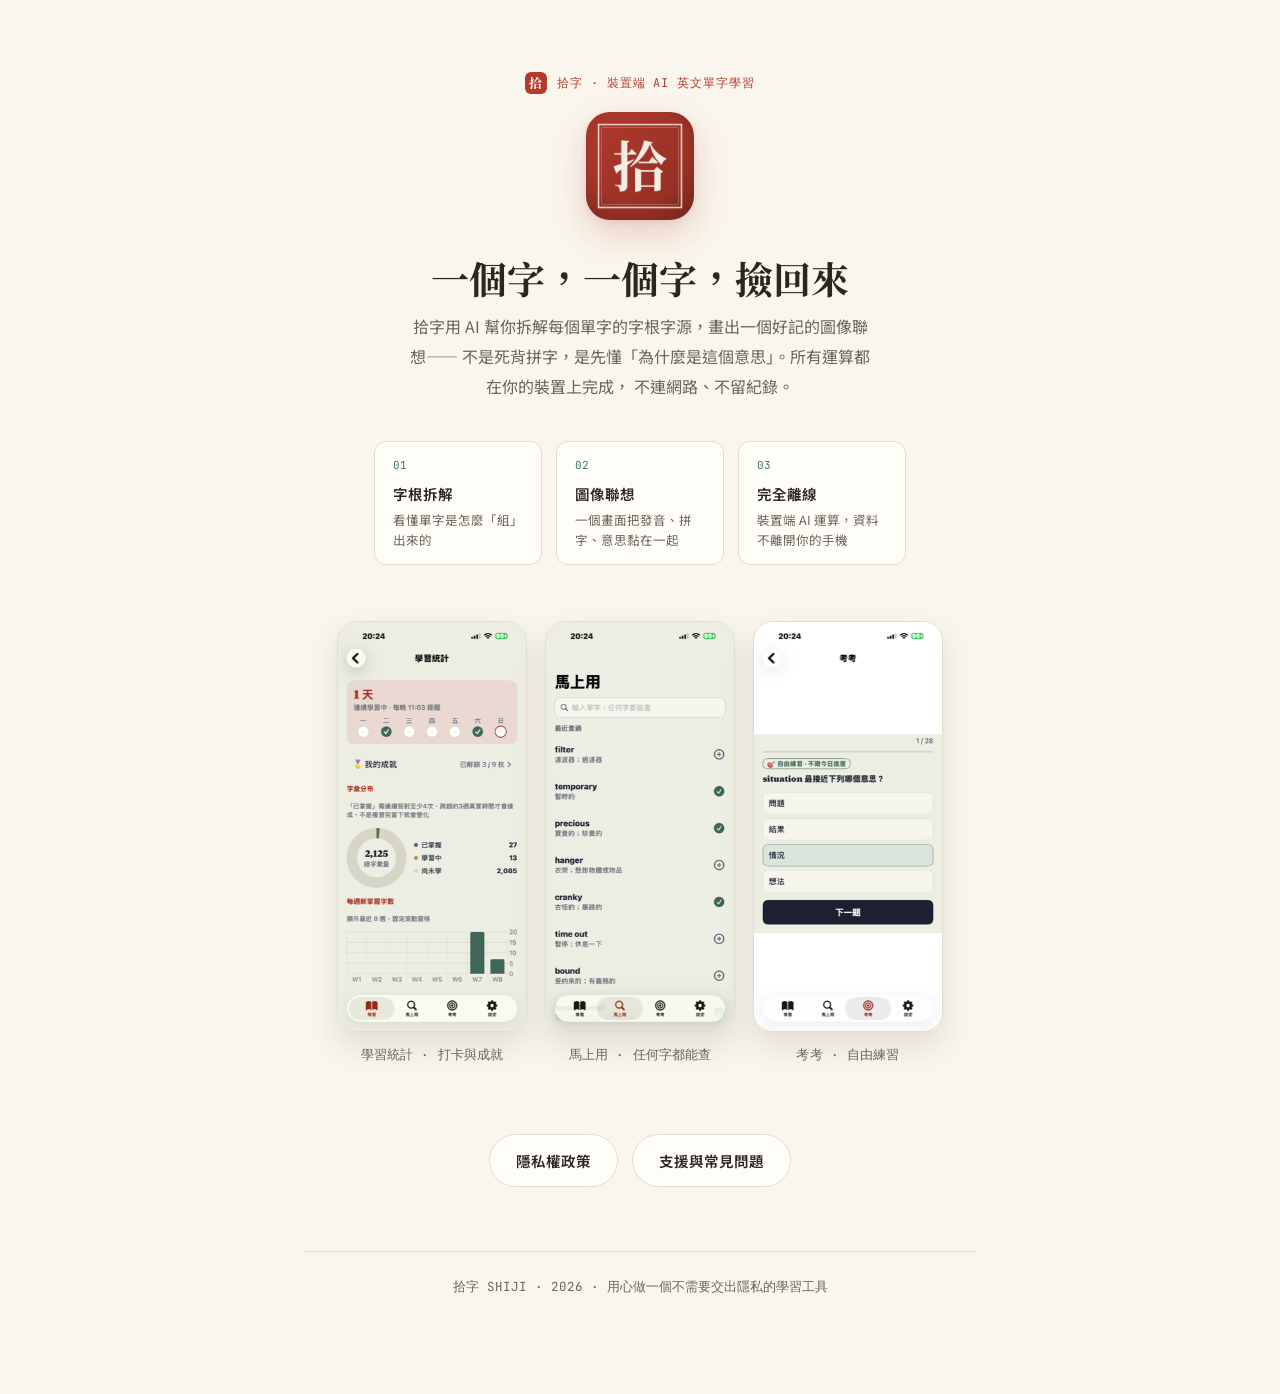
<file: index.html>
<!doctype html>
<html lang="zh-Hant">
<head>
<meta charset="utf-8">
<meta name="viewport" content="width=device-width, initial-scale=1">
<title>拾字</title>
<link rel="icon" href="assets/app-icon.png">
<link rel="preconnect" href="https://fonts.gstatic.com" crossorigin>
<link href="https://fonts.googleapis.com/css2?family=Noto+Serif+TC:wght@600;700&family=Noto+Sans+TC:wght@400;500;600&family=JetBrains+Mono:wght@400;500&display=swap" rel="stylesheet">
<link rel="stylesheet" href="style.css">
<style>
  main { text-align: center; padding-top: 72px; }
  .eyebrow { justify-content: center; }
  .icon {
    width: 108px; height: 108px; border-radius: 24px;
    box-shadow: 0 14px 34px rgba(178,58,46,0.22), 0 2px 6px rgba(43,38,32,0.08);
    margin: 4px 0 26px;
  }
  h1 { font-size: 38px; }
  .tagline {
    color: var(--ink-soft); font-size: 16px; line-height: 1.85;
    max-width: 460px; margin: 0 auto;
  }
  .pillars {
    display: flex; justify-content: center; gap: 14px; flex-wrap: wrap;
    margin: 40px 0 8px;
  }
  .pillar {
    background: var(--paper-card); border: 1px solid var(--line); border-radius: 12px;
    padding: 14px 18px; width: 168px; text-align: left;
  }
  .pillar .mark {
    font-family: "JetBrains Mono", monospace; font-size: 11px; color: var(--jade);
    letter-spacing: .04em; text-transform: uppercase; margin-bottom: 6px; display:block;
  }
  .pillar .t { font-weight: 600; font-size: 14.5px; margin-bottom: 3px; }
  .pillar .d { font-size: 12.5px; color: var(--ink-soft); line-height: 1.6; }

  .shots { display: flex; gap: 18px; justify-content: center; flex-wrap: wrap; margin: 56px 0 6px; }
  .shot { width: 190px; }
  .shot img {
    width: 100%; border-radius: 20px; border: 1px solid var(--line);
    box-shadow: 0 14px 30px rgba(43,38,32,0.12);
    display: block;
  }
  .shot .cap {
    margin-top: 12px; font-size: 12.5px; color: var(--ink-soft);
    font-family: "JetBrains Mono", monospace; letter-spacing: .01em;
  }

  .links { margin-top: 68px; display: flex; justify-content: center; gap: 14px; flex-wrap: wrap; }
  a.card-link {
    display: inline-flex; align-items: center; gap: 8px;
    padding: 13px 26px; background: var(--paper-card); border: 1px solid var(--line);
    border-radius: 100px; color: var(--ink); text-decoration: none; font-weight: 600; font-size: 14.5px;
    transition: border-color .15s, transform .15s;
  }
  a.card-link:hover { border-color: var(--stamp); transform: translateY(-1px); }
</style>
</head>
<body>
<main>
  <div class="eyebrow">拾字 · 裝置端 AI 英文單字學習</div>
  <img class="icon" src="assets/app-icon.png" alt="拾字 App 圖示">
  <h1>一個字，一個字，撿回來</h1>
  <p class="tagline">
    拾字用 AI 幫你拆解每個單字的字根字源，畫出一個好記的圖像聯想——
    不是死背拼字，是先懂「為什麼是這個意思」。所有運算都在你的裝置上完成，
    不連網路、不留紀錄。
  </p>

  <div class="pillars">
    <div class="pillar">
      <span class="mark">01</span>
      <div class="t">字根拆解</div>
      <div class="d">看懂單字是怎麼「組」出來的</div>
    </div>
    <div class="pillar">
      <span class="mark">02</span>
      <div class="t">圖像聯想</div>
      <div class="d">一個畫面把發音、拼字、意思黏在一起</div>
    </div>
    <div class="pillar">
      <span class="mark">03</span>
      <div class="t">完全離線</div>
      <div class="d">裝置端 AI 運算，資料不離開你的手機</div>
    </div>
  </div>

  <div class="shots">
    <div class="shot">
      <img src="assets/shot-stats.png" alt="學習統計畫面：連續打卡、成就徽章、字彙分布圖表">
      <div class="cap">學習統計 · 打卡與成就</div>
    </div>
    <div class="shot">
      <img src="assets/shot-quickuse.png" alt="馬上用畫面：搜尋任意單字並加入學習清單">
      <div class="cap">馬上用 · 任何字都能查</div>
    </div>
    <div class="shot">
      <img src="assets/shot-quiz.png" alt="考考測驗畫面：自由練習選擇題">
      <div class="cap">考考 · 自由練習</div>
    </div>
  </div>

  <div class="links">
    <a class="card-link" href="privacy.html">隱私權政策</a>
    <a class="card-link" href="support.html">支援與常見問題</a>
  </div>

  <footer class="page-footer">拾字 SHIJI · 2026 · 用心做一個不需要交出隱私的學習工具</footer>
</main>
</body>
</html>
</file>
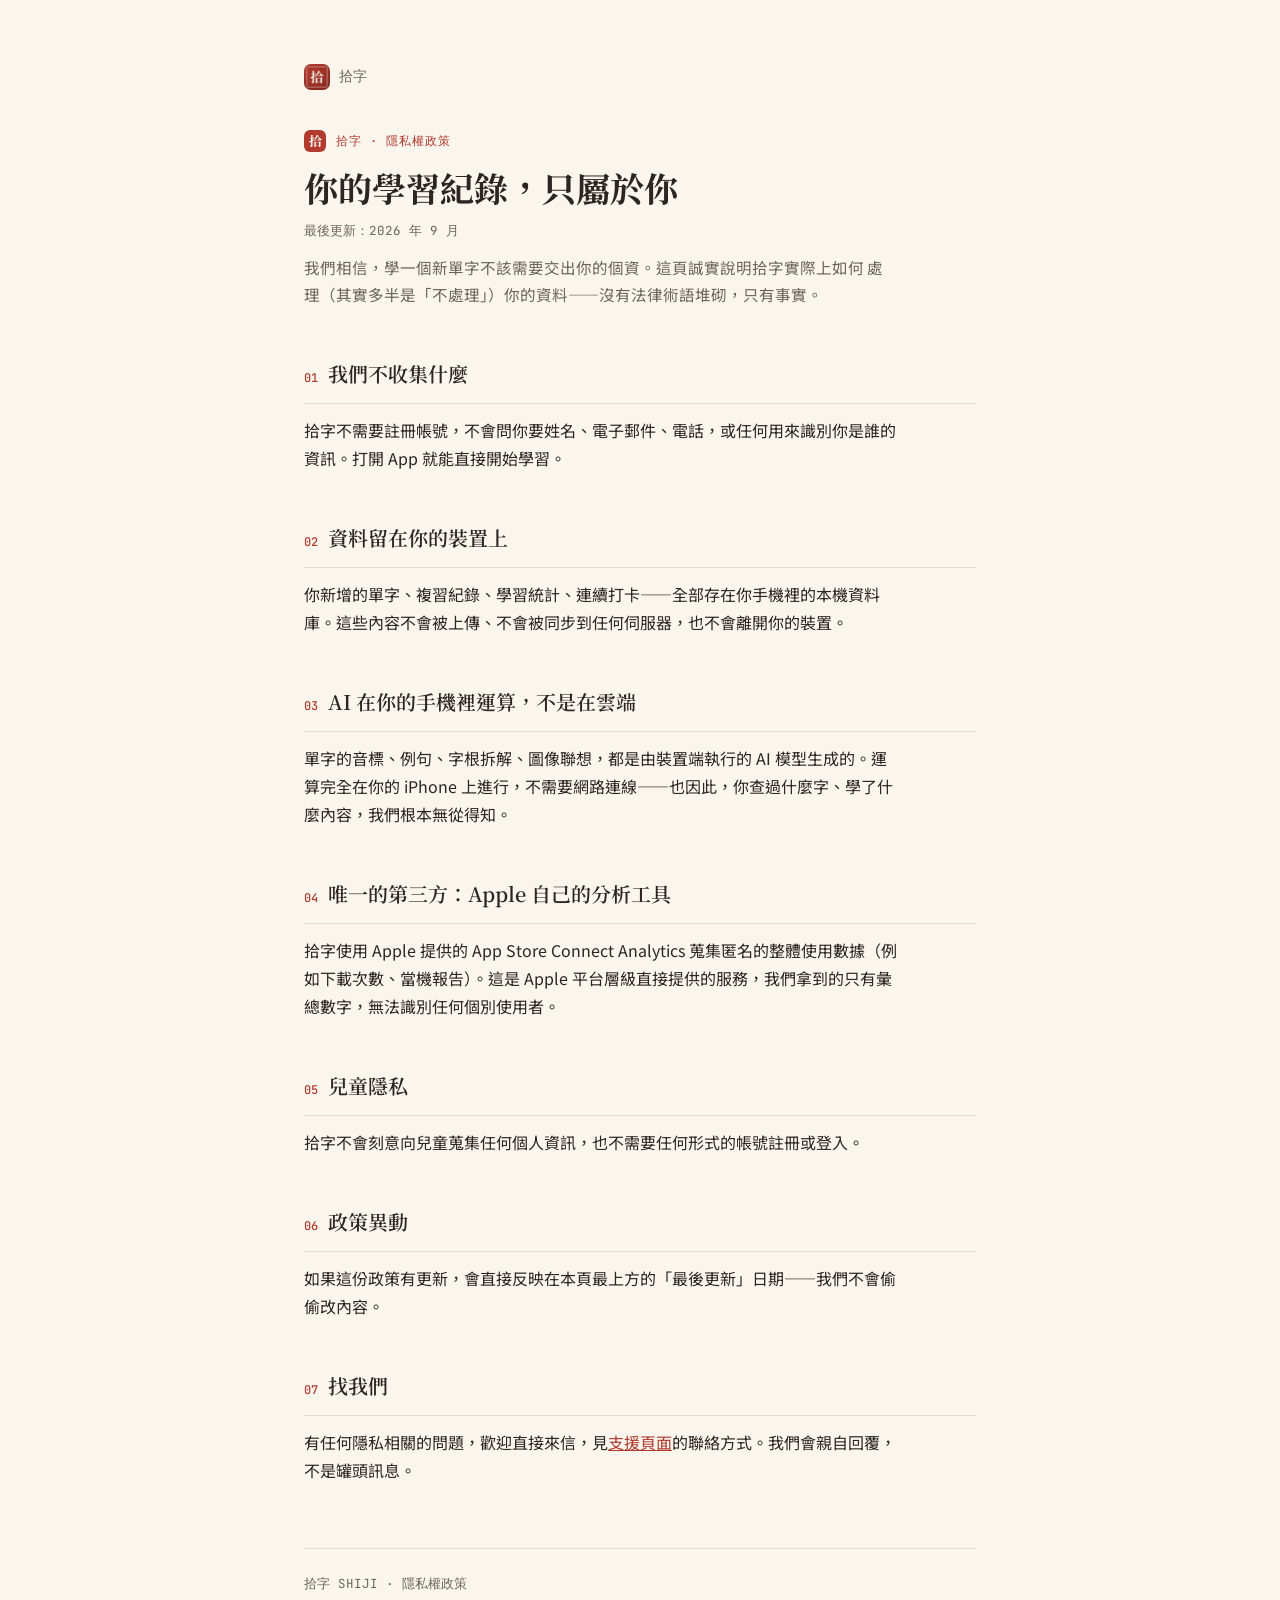
<file: privacy.html>
<!doctype html>
<html lang="zh-Hant">
<head>
<meta charset="utf-8">
<meta name="viewport" content="width=device-width, initial-scale=1">
<title>隱私權政策 — 拾字</title>
<link rel="icon" href="assets/app-icon.png">
<link rel="preconnect" href="https://fonts.gstatic.com" crossorigin>
<link href="https://fonts.googleapis.com/css2?family=Noto+Serif+TC:wght@600;700&family=Noto+Sans+TC:wght@400;500;600&family=JetBrains+Mono:wght@400;500&display=swap" rel="stylesheet">
<link rel="stylesheet" href="style.css">
</head>
<body>
<main>
  <a class="back" href="index.html"><img src="assets/app-icon.png" alt=""> 拾字</a>

  <div class="eyebrow">拾字 · 隱私權政策</div>
  <h1>你的學習紀錄，只屬於你</h1>
  <div class="updated">最後更新：2026 年 9 月</div>
  <p class="lead">
    我們相信，學一個新單字不該需要交出你的個資。這頁誠實說明拾字實際上如何
    處理（其實多半是「不處理」）你的資料——沒有法律術語堆砌，只有事實。
  </p>

  <h2><span class="no">01</span> 我們不收集什麼</h2>
  <p>拾字不需要註冊帳號，不會問你要姓名、電子郵件、電話，或任何用來識別你是誰的資訊。打開 App 就能直接開始學習。</p>

  <h2><span class="no">02</span> 資料留在你的裝置上</h2>
  <p>你新增的單字、複習紀錄、學習統計、連續打卡——全部存在你手機裡的本機資料庫。這些內容不會被上傳、不會被同步到任何伺服器，也不會離開你的裝置。</p>

  <h2><span class="no">03</span> AI 在你的手機裡運算，不是在雲端</h2>
  <p>單字的音標、例句、字根拆解、圖像聯想，都是由裝置端執行的 AI 模型生成的。運算完全在你的 iPhone 上進行，不需要網路連線——也因此，你查過什麼字、學了什麼內容，我們根本無從得知。</p>

  <h2><span class="no">04</span> 唯一的第三方：Apple 自己的分析工具</h2>
  <p>拾字使用 Apple 提供的 App Store Connect Analytics 蒐集匿名的整體使用數據（例如下載次數、當機報告）。這是 Apple 平台層級直接提供的服務，我們拿到的只有彙總數字，無法識別任何個別使用者。</p>

  <h2><span class="no">05</span> 兒童隱私</h2>
  <p>拾字不會刻意向兒童蒐集任何個人資訊，也不需要任何形式的帳號註冊或登入。</p>

  <h2><span class="no">06</span> 政策異動</h2>
  <p>如果這份政策有更新，會直接反映在本頁最上方的「最後更新」日期——我們不會偷偷改內容。</p>

  <h2><span class="no">07</span> 找我們</h2>
  <p>有任何隱私相關的問題，歡迎直接來信，見<a href="support.html">支援頁面</a>的聯絡方式。我們會親自回覆，不是罐頭訊息。</p>

  <footer class="page-footer">拾字 SHIJI · 隱私權政策</footer>
</main>
</body>
</html>
</file>
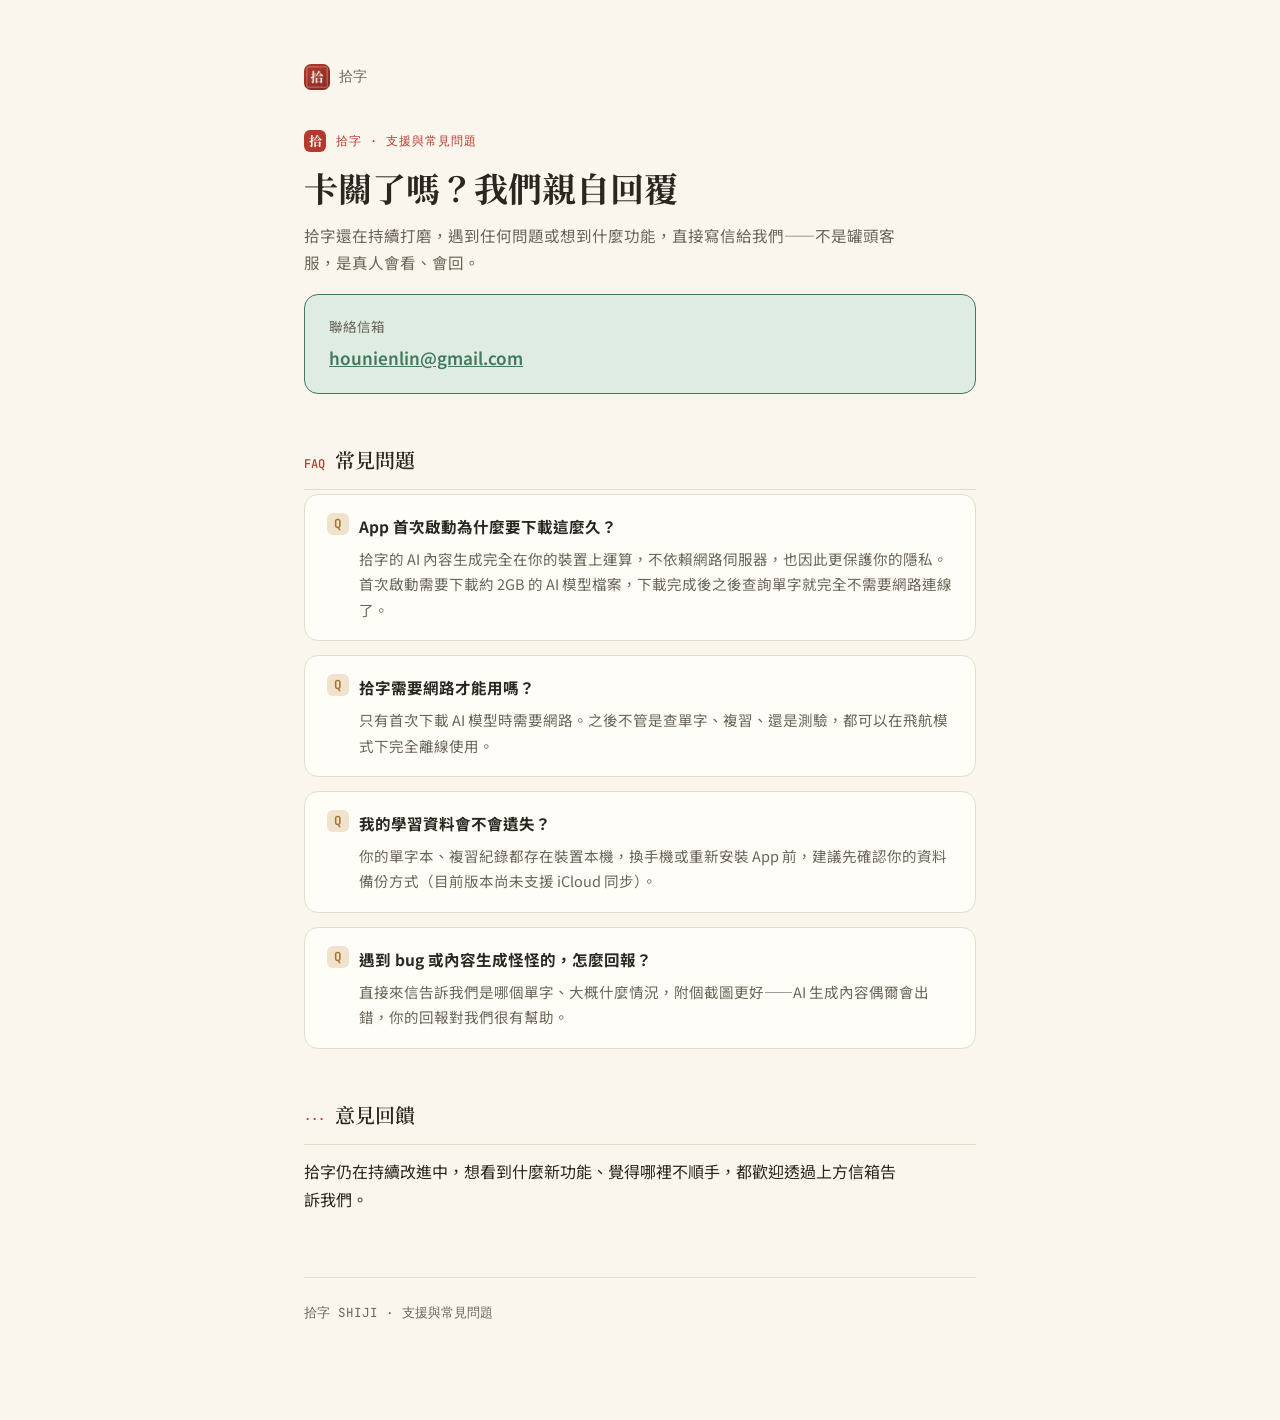
<file: support.html>
<!doctype html>
<html lang="zh-Hant">
<head>
<meta charset="utf-8">
<meta name="viewport" content="width=device-width, initial-scale=1">
<title>支援與常見問題 — 拾字</title>
<link rel="icon" href="assets/app-icon.png">
<link rel="preconnect" href="https://fonts.gstatic.com" crossorigin>
<link href="https://fonts.googleapis.com/css2?family=Noto+Serif+TC:wght@600;700&family=Noto+Sans+TC:wght@400;500;600&family=JetBrains+Mono:wght@400;500&display=swap" rel="stylesheet">
<link rel="stylesheet" href="style.css">
</head>
<body>
<main>
  <a class="back" href="index.html"><img src="assets/app-icon.png" alt=""> 拾字</a>

  <div class="eyebrow">拾字 · 支援與常見問題</div>
  <h1>卡關了嗎？我們親自回覆</h1>
  <p class="lead">拾字還在持續打磨，遇到任何問題或想到什麼功能，直接寫信給我們——不是罐頭客服，是真人會看、會回。</p>

  <div class="contact-card">
    <div class="label">聯絡信箱</div>
    <a href="mailto:hounienlin@gmail.com">hounienlin@gmail.com</a>
  </div>

  <h2><span class="no">FAQ</span> 常見問題</h2>

  <div class="faq">
    <div class="q">App 首次啟動為什麼要下載這麼久？</div>
    <div class="a">拾字的 AI 內容生成完全在你的裝置上運算，不依賴網路伺服器，也因此更保護你的隱私。首次啟動需要下載約 2GB 的 AI 模型檔案，下載完成後之後查詢單字就完全不需要網路連線了。</div>
  </div>

  <div class="faq">
    <div class="q">拾字需要網路才能用嗎？</div>
    <div class="a">只有首次下載 AI 模型時需要網路。之後不管是查單字、複習、還是測驗，都可以在飛航模式下完全離線使用。</div>
  </div>

  <div class="faq">
    <div class="q">我的學習資料會不會遺失？</div>
    <div class="a">你的單字本、複習紀錄都存在裝置本機，換手機或重新安裝 App 前，建議先確認你的資料備份方式（目前版本尚未支援 iCloud 同步）。</div>
  </div>

  <div class="faq">
    <div class="q">遇到 bug 或內容生成怪怪的，怎麼回報？</div>
    <div class="a">直接來信告訴我們是哪個單字、大概什麼情況，附個截圖更好——AI 生成內容偶爾會出錯，你的回報對我們很有幫助。</div>
  </div>

  <h2><span class="no">···</span> 意見回饋</h2>
  <p>拾字仍在持續改進中，想看到什麼新功能、覺得哪裡不順手，都歡迎透過上方信箱告訴我們。</p>

  <footer class="page-footer">拾字 SHIJI · 支援與常見問題</footer>
</main>
</body>
</html>
</file>
<file: style.css>
:root {
  --paper: #faf6ed;
  --paper-card: #fffdf8;
  --ink: #2b2620;
  --ink-soft: #6b6459;
  --line: #e4ddce;
  --stamp: #b23a2e;
  --stamp-soft: #f3ddd8;
  --jade: #3f7a5c;
  --jade-soft: #dfece3;
  --amber: #a8722f;
  --amber-soft: #f1e2cc;
}

* { box-sizing: border-box; }

html { background: var(--paper); }

body {
  margin: 0;
  background: var(--paper);
  color: var(--ink);
  font-family: "Noto Sans TC", -apple-system, "PingFang TC", sans-serif;
  line-height: 1.75;
  -webkit-font-smoothing: antialiased;
}

main { max-width: 720px; margin: 0 auto; padding: 64px 24px 96px; }

.eyebrow {
  font-family: "JetBrains Mono", monospace;
  font-size: 12px;
  letter-spacing: 0.08em;
  text-transform: uppercase;
  color: var(--stamp);
  display: flex;
  align-items: center;
  gap: 10px;
  margin-bottom: 14px;
}
.eyebrow::before {
  content: "拾";
  font-family: "Noto Serif TC", serif;
  font-weight: 700;
  background: var(--stamp);
  color: var(--paper-card);
  width: 22px;
  height: 22px;
  border-radius: 6px;
  display: inline-flex;
  align-items: center;
  justify-content: center;
  font-size: 13px;
  letter-spacing: 0;
}

h1 {
  font-family: "Noto Serif TC", serif;
  font-weight: 700;
  font-size: 34px;
  line-height: 1.3;
  margin: 0 0 10px;
  text-wrap: balance;
}

h2 {
  font-family: "Noto Serif TC", serif;
  font-weight: 600;
  font-size: 20px;
  margin: 48px 0 4px;
  padding-bottom: 12px;
  border-bottom: 1px solid var(--line);
  display: flex;
  align-items: baseline;
  gap: 10px;
}
h2 .no {
  font-family: "JetBrains Mono", monospace;
  font-size: 12px;
  color: var(--stamp);
  font-weight: 500;
}

p { margin: 12px 0; max-width: 66ch; }
p.lead { color: var(--ink-soft); font-size: 15.5px; }

a { color: var(--stamp); }

.back {
  display: inline-flex;
  align-items: center;
  gap: 9px;
  margin-bottom: 40px;
  font-size: 13.5px;
  color: var(--ink-soft);
  text-decoration: none;
  font-family: "JetBrains Mono", monospace;
  letter-spacing: 0.02em;
}
.back img { width: 26px; height: 26px; border-radius: 7px; }
.back:hover { color: var(--stamp); }

.updated {
  font-family: "JetBrains Mono", monospace;
  color: var(--ink-soft);
  font-size: 12.5px;
  margin-bottom: 8px;
}

.card {
  background: var(--paper-card);
  border: 1px solid var(--line);
  border-radius: 14px;
  padding: 18px 22px;
}

.contact-card {
  background: var(--jade-soft);
  border: 1px solid var(--jade);
  border-radius: 14px;
  padding: 20px 24px;
  margin: 18px 0 8px;
}
.contact-card a { color: var(--jade); font-weight: 600; font-size: 17px; }
.contact-card .label { color: var(--ink-soft); font-size: 13.5px; margin-bottom: 4px; }

.faq {
  background: var(--paper-card);
  border: 1px solid var(--line);
  border-radius: 14px;
  padding: 18px 22px;
  margin-bottom: 14px;
}
.faq .q {
  font-weight: 700;
  font-size: 15.5px;
  display: flex;
  gap: 10px;
  margin-bottom: 6px;
}
.faq .q::before {
  content: "Q";
  font-family: "JetBrains Mono", monospace;
  color: var(--amber);
  background: var(--amber-soft);
  width: 22px;
  height: 22px;
  border-radius: 6px;
  display: inline-flex;
  align-items: center;
  justify-content: center;
  font-size: 12.5px;
  flex-shrink: 0;
}
.faq .a { color: var(--ink-soft); font-size: 14.5px; padding-left: 32px; }

footer.page-footer {
  margin-top: 64px;
  padding-top: 24px;
  border-top: 1px solid var(--line);
  color: var(--ink-soft);
  font-size: 12.5px;
  font-family: "JetBrains Mono", monospace;
}
</file>
